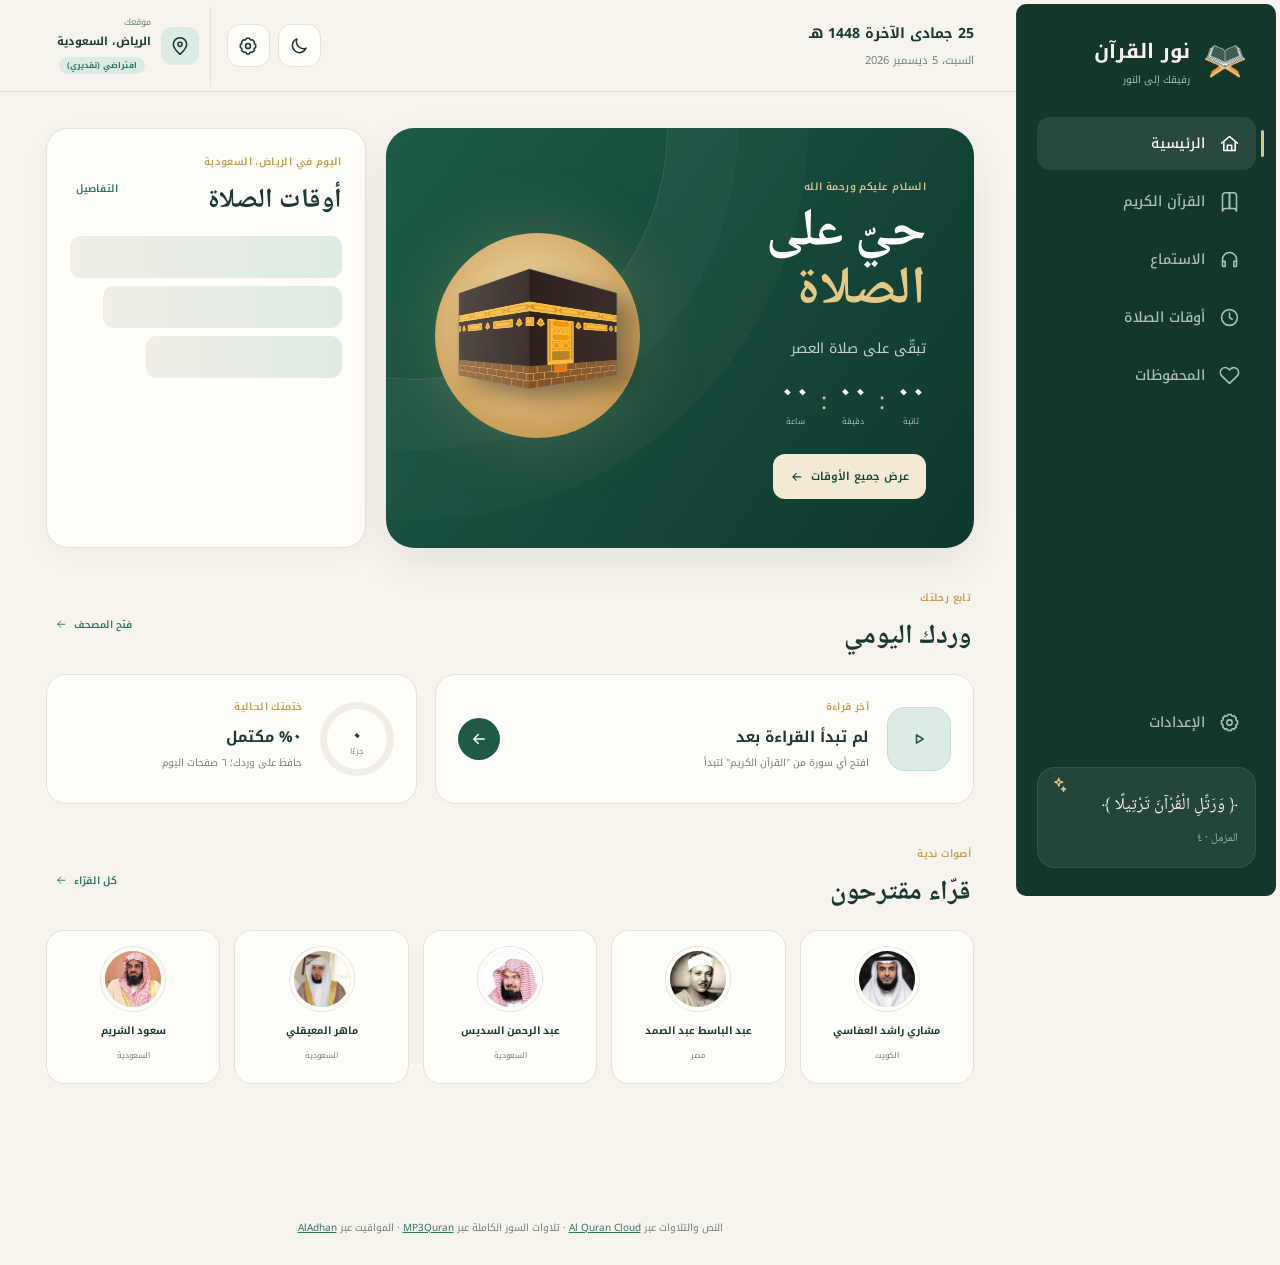
<file: index.html>
<!doctype html>
<html lang="ar" dir="rtl">
  <head>
    <meta charset="utf-8" />
    <meta name="viewport" content="width=device-width, initial-scale=1" />
    <!-- <meta name="theme-color" content="#14372c" /> -->
    <meta name="apple-mobile-web-app-capable" content="yes" />
    <meta name="apple-mobile-web-app-status-bar-style" content="black-translucent" />
    <meta name="apple-mobile-web-app-title" content="نور القرآن" />
    <title>نور القرآن</title>
    <meta name="description" content="أوقات الصلاة، قراءة القرآن الكريم والاستماع إليه بصوت نخبة من القرّاء." />
    <link rel="manifest" href="manifest.webmanifest" />
    <link rel="icon" href="icons/logo.png" sizes="192x192" type="image/png" />
    <link rel="icon" href="icons/logo.png" sizes="512x512" type="image/png" />
    <link rel="apple-touch-icon" href="icons/apple-touch-icon.png" />
    <link rel="preconnect" href="https://fonts.googleapis.com">
    <link rel="preconnect" href="https://fonts.gstatic.com" crossorigin>
    <link href="https://fonts.googleapis.com/css2?family=Noto+Kufi+Arabic:wght@400;500;600;700&family=Noto+Naskh+Arabic:wght@500;600;700&family=Noto+Sans:wght@400;500;600;700&display=swap" rel="stylesheet">
    <link rel="stylesheet" href="styles.css?v=41" />
    <script src="i18n.js?v=2"></script>
  </head>
  <body>
    <div class="app-shell">
      <aside class="sidebar" id="appSidebar" data-i18n-aria="sidebar_aria" aria-label="التنقل الرئيسي">
        <a class="brand" href="#home" data-route="home" data-i18n-aria="brand_aria" aria-label="نور القرآن - الرئيسية">
          <span class="brand-mark" id="brandMark">
            <img src="icons/logo.png" alt="">
          </span>
          <span><b id="brandName">نور القرآن</b> <small data-i18n="brand_tagline">رفيقك إلى النور</small></span>
        </a>
        <nav class="side-nav">
          <button class="nav-item active" data-route="home"><span class="nav-icon" data-icon="home"></span> <span class="name" data-i18n="nav_home">الرئيسية</span></button>
          <button class="nav-item" data-route="quran"><span class="nav-icon" data-icon="book"></span> <span class="name" data-i18n="nav_quran">القرآن الكريم</span></button>
          <button class="nav-item" data-route="listen"><span class="nav-icon" data-icon="headphones"></span> <span class="name" data-i18n="nav_listen">الاستماع</span></button>
          <button class="nav-item" data-route="prayer"><span class="nav-icon" data-icon="clock"></span> <span class="name" data-i18n="nav_prayer">أوقات الصلاة</span></button>
          <button class="nav-item" data-route="favorites"><span class="nav-icon" data-icon="heart"></span> <span class="name" data-i18n="nav_favorites">المحفوظات</span></button>
        </nav>
        <div class="side-bottom">
          <button class="nav-item" data-route="settings"><span class="nav-icon" data-icon="settings"></span> <span class="name" data-i18n="nav_settings">الإعدادات</span></button>
          <div class="daily-card" lang="ar" dir="rtl">
            <span class="spark" data-icon="sparkle"></span>
            <p>﴿ وَرَتِّلِ الْقُرْآنَ تَرْتِيلًا ﴾</p>
            <small>المزمل · ٤</small>
          </div>
        </div>
      </aside>
      <main>
        <header class="topbar">
          <button class="menu-button" id="menuButton" data-icon="menu" data-i18n-aria="menu_aria" aria-label="فتح القائمة" aria-expanded="false" aria-controls="appSidebar"></button>
          <div class="top-date">
            <b id="hijriDate">١٧ ربيع الأول ١٤٤٨</b>
            <span id="gregorianDate">الأحد، ٣٠ أغسطس ٢٠٢٦</span>
          </div>
          <div class="top-actions">
            <button class="icon-button" id="themeQuick" data-icon="moon" data-i18n-aria="theme_aria" aria-label="تبديل المظهر"></button>
            <button class="icon-button" data-route="settings" data-icon="settings" data-i18n-aria="settings_aria" aria-label="الإعدادات"></button>
            <div class="location-pill" id="locationPill" role="button" tabindex="0">
              <span data-icon="pin"></span>
              <div>
                <small data-i18n="your_location">موقعك</small>
                <b>الرياض، السعودية</b><span class="location-source-badge" id="locationSourceBadge"></span>
              </div>
            </div>
          </div>
        </header>
        <section class="page active" id="homePage"></section>
        <section class="page" id="quranPage"></section>
        <section class="page" id="readerPage"></section>
        <section class="page" id="listenPage"></section>
        <section class="page" id="prayerPage"></section>
        <section class="page" id="favoritesPage"></section>
        <section class="page" id="settingsPage"></section>
      </main>
    </div>
    <div class="player" id="player" hidden>
      <div class="player-surah"><img src="icons/images/Mishari.jpg" alt="صورة القارئ مشاري راشد العفاسي" decoding="async"></div>
      <div class="track-info">
        <b id="trackTitle">سورة الرحمن</b>
        <span id="trackReciter">مشاري راشد العفاسي</span>
        <small id="playerStatus" class="player-status" role="status" aria-live="polite"></small>
      </div>
      <audio id="audio" preload="metadata"></audio>
      <div class="player-controls">
        <button id="prevTrack" data-icon="skipBack" aria-label="الآية السابقة"></button>
        <button id="playPause" class="main-play" data-icon="play" aria-label="تشغيل" aria-pressed="false"></button>
        <button id="nextTrack" data-icon="skipForward" aria-label="الآية التالية"></button>
        <button id="automatic" data-icon="autoplay" aria-label="تفعيل الانتقال التلقائي بين السور" aria-pressed="false"></button>
      </div>
      <div class="timeline">
        <span id="currentTime">٠:٠٠</span>
        <input id="seek" type="range" min="0" max="100" value="0">
        <span id="duration">—:—</span>
      </div>
      <label class="volume-control" aria-label="مستوى الصوت"><span data-icon="volume"></span><input id="volume" type="range" min="0" max="1" step="0.05" value="1"></label>
      <button class="close-player" id="closePlayer" data-icon="close" aria-label="إغلاق مشغّل التلاوة"></button>
    </div>
    <div class="mobile-backdrop" id="backdrop"></div>
    <div class="toast" id="toast" role="status" aria-live="polite"></div>
    <div class="modal-overlay" id="locationModal" hidden>
      <div class="modal-card">
        <div class="modal-head">
          <h2 data-i18n="choose_location">اختيار الموقع</h2>
          <button class="icon-button" id="closeLocationModal" data-icon="close" data-i18n-aria="close_aria" aria-label="إغلاق"></button>
        </div>
        <button class="outline-button" id="modalUseCurrentLocation" style="width:100%"><span data-i18n="use_my_location">استخدام موقعي</span></button>
        <label class="search">
          <span data-icon="search"></span>
          <input id="citySearchInput" type="search" data-i18n-placeholder="search_city_ph" placeholder="ابحث عن مدينة أو دولة...">
        </label>
        <div id="citySearchResults" class="city-results"></div>
      </div>
    </div>
    <div class="modal-overlay" id="aboutModal" hidden>
      <article class="modal-card about-card" role="dialog" aria-modal="true" aria-labelledby="aboutTitle">
        <div class="modal-head">
          <h2 id="aboutTitle">حول نور القرآن</h2>
          <button class="icon-button" id="closeAbout" data-icon="close" aria-label="إغلاق"></button>
        </div>
        <p>تطبيق للقراءة والاستماع وحفظ السور والآيات ومواضع القراءة، مع مواقيت الصلاة واتجاه القبلة.</p>
        <p>الإصدار ٢.٠</p>
        <p>مصادر البيانات: <a href="https://alquran.cloud" target="_blank" rel="noreferrer">Al Quran Cloud</a> و<a href="https://mp3quran.net" target="_blank" rel="noreferrer">MP3Quran</a> و<a href="https://aladhan.com" target="_blank" rel="noreferrer">AlAdhan</a>.</p>
      </article>
    </div>
    <div class="modal-overlay" id="ayahActionsModal" hidden>
      <article class="modal-card ayah-actions-card" role="dialog" aria-modal="true" aria-labelledby="ayahActionsTitle">
        <div class="modal-head">
          <h2 id="ayahActionsTitle" lang="ar" dir="rtl"></h2>
          <button class="icon-button" id="closeAyahActions" data-icon="close" aria-label="إغلاق"></button>
        </div>
        <div id="explanation" lang="ar" dir="rtl" aria-live="polite">نص تفسير الأيه...</div>
        <div class="ayah-context-actions">
          <button type="button" id="ListenToAverse">إستماع للآية</button>
          <button type="button" id="saveAyahAction">حفظ الآية</button>
          <button type="button" id="shareAyahAction">مشاركة الآية</button>
        </div>
      </article>
    </div>
    <footer class="source-credit">
      <span data-i18n="footer_credit_1">النص والتلاوات عبر</span>
      <a href="https://alquran.cloud" target="_blank" rel="noreferrer">Al Quran Cloud</a>
      <span id="fullRecitationsCredit">· تلاوات السور الكاملة عبر</span>
      <a href="https://mp3quran.net" target="_blank" rel="noreferrer">MP3Quran</a>
      <span data-i18n="footer_credit_2">· المواقيت عبر</span>
      <a href="https://aladhan.com" target="_blank" rel="noreferrer">AlAdhan</a>
    </footer>
    <script src="app.js?v=42"></script>
  </body>
</html>
</file>
<file: styles.css>
:root {
  --bg: #f7f4ed;
  --surface: #fffdf8;
  --surface-2: #f0eee6;
  --ink: #19382f;
  --muted: #73827c;
  --line: #e3e2d9;
  --green: #1e5a47;
  --green-2: #2e765e;
  --mint: #dcebe3;
  --gold: #c79b4d;
  --shadow: 0 16px 44px rgba(29,62,51,.09);
  --radius: 22px;
  --font-ui: "Noto Kufi Arabic",sans-serif;
  --font-quran: "Noto Naskh Arabic",serif;
}
* {
  box-sizing: border-box;
}
html {
  scroll-behavior: smooth;
}
body {
  margin: 0;
  -webkit-tap-highlight-color: transparent;
  background: var(--bg);
  color: var(--ink);
  font-family: var(--font-ui);
  font-size: 14px;
}
:focus-visible {
  outline-color: #e1c586 !important;
}
button,a,input,article {
  outline-color: #0000 !important;
}
img {
  transition: .2s !important;
}
.ui-icon {
  width: 1.25em;
  height: 1.25em;
  display: block;
  flex: 0 0 auto;
  fill: none;
  stroke: currentColor;
  stroke-width: 1.8;
  stroke-linecap: round;
  stroke-linejoin: round;
}
.has-icon {
  display: inline-flex;
  align-items: center;
  justify-content: center;
  gap: 7px;
}
.icon-button,.menu-button,.player-controls button,.close-player {
  align-items: center;
  justify-content: center;
}
.icon-button,.player-controls button,.close-player {
  display: inline-flex;
}
.icon-button .ui-icon,.menu-button .ui-icon,.player-controls .ui-icon,.close-player .ui-icon {
  width: 20px;
  height: 20px;
}

#closeLocationModal:active, .outline-button:active, .icon-button:active, .back-button:active svg, .text-button:active {
  opacity: .7;
}

.app-shell {
  min-height: 100vh;
}
.sidebar {
  position: fixed;
  overflow: auto;
  z-index: 100;
  inset-block: 0;
  inset-inline: 0 auto;
  width: 260px;
  background: #14372c;
  color: #f6f2e7;
  padding: 28px 20px;
  display: flex;
  flex-direction: column;
  border-inline-end: 1px solid rgba(255,255,255,.08);
  margin: 4px;
  margin-left: 0;
  border-radius: 10px;
}
[dir="ltr"] .sidebar {
  margin-left: 4px;
  margin-right: 0 !important;
  border-radius: 10px;
}
.brand {
  display: flex;
  gap: 12px;
  align-items: center;
  color: inherit;
  text-decoration: none;
  padding: 0 8px 28px;
}
.brand-mark {
  display: grid;
  place-items: center;
  width: 46px;
  height: 46px;
  border-radius: 15px;
  background: #e9d4a800;
  color: #14372c;
  font-family: var(--font-quran);
  font-size: 28px;
  font-weight: 700;
  /* box-shadow: inset 0 0 0 5px rgba(255,255,255,.25); */
}
.brand-mark img {
  height: 40px;
}
.brand b {
  display: block;
  font-size: 20px;
}
.brand small {
  display: block;
  color: #a9c0b7;
  font-size: 10px;
  /* margin-top: 2px; */
}
.side-nav {
  display: grid;
  gap: 5px;
}
.nav-item {
  border: 0;
  width: 100%;
  background: transparent;
  color: #acc0b9;
  border-radius: 13px;
  padding: 13px 16px;
  display: flex;
  align-items: center;
  gap: 13px;
  font: 500 13px var(--font-ui);
  cursor: pointer;
  text-align: start;
  transition: .2s;
}
.nav-item .nav-icon {
  font-size: 19px;
  width: 22px;
  text-align: center;
}
.nav-item .nav-icon .ui-icon { width: 21px; height: 21px; margin: auto; }
.nav-item .name { width: auto; font-size: inherit; text-align: start; }
.nav-item:hover,.nav-item.active {
  background: rgba(255,255,255,.09);
  color: white;
}
.nav-item.active {
  box-shadow: inset -3px 0 #e1c586;
}
.side-bottom {
  margin-top: auto;
}
.daily-card {
  position: relative;
  overflow: hidden;
  margin-top: 18px;
  padding: 17px;
  background: rgba(255,255,255,.07);
  border: 1px solid rgba(255,255,255,.08);
  border-radius: 18px;
}
.daily-card .spark {
  position: absolute;
  left: 12px;
  top: 8px;
  color: #e1c586;
}
.daily-card p {
  font-family: var(--font-quran);
  font-size: 17px;
  margin: 6px 0;
}
.daily-card small {
  color: #9db6ad;
}
main {
  margin-inline-start: 260px;
  min-height: 100vh;
}
.topbar {
  height: 92px;
  display: flex;
  align-items: center;
  justify-content: space-between;
  padding: 0 4.5%;
  border-bottom: 1px solid var(--line);
  background: color-mix(in srgb,var(--bg) 88%,transparent);
  backdrop-filter: blur(14px);
  position: sticky;
  top: 0;
  z-index: 30;
}
.top-date b,.top-date span {
  display: block;
}
.top-date span {
  font-size: 11px;
  color: var(--muted);
  margin-top: 3px;
}
.top-actions {
  display: flex;
  align-items: center;
  gap: 8px;
}
.icon-button {
  width: 43px;
  height: 43px;
  border: 1px solid var(--line);
  background: var(--surface);
  border-radius: 13px;
  color: var(--ink);
  font-size: 18px;
  cursor: pointer;
}
.location-pill {
  display: flex;
  align-items: center;
  gap: 10px;
  margin-inline-start: 8px;
  padding: 7px 11px;
  border-inline-start: 1px solid var(--line);
}
.location-pill>span {
  display: grid;
  place-items: center;
  width: 38px;
  height: 38px;
  border-radius: 12px;
  background: var(--mint);
}
.location-pill small,.location-pill b {
  display: block;
}
.location-pill small {
  color: var(--muted);
  font-size: 9px;
}
.location-pill b {
  font-size: 11px;
}
.menu-button {
  display: none;
}
#menuButton svg {
  width: 24px !important;
  height: 24px !important;
}

.page {
  display: none;
  padding: 36px 4.5% 120px;
  max-width: 1500px;
  margin: auto;
  animation: pageIn .35s ease;
}
.page.active {
  display: block;
}
@keyframes pageIn {
  from {
    opacity: 0;
    transform: translateY(8px);
  }
  to {
    opacity: 1;
    transform: none;
  }
}
.home-grid {
  display: grid;
  grid-template-columns: minmax(0,1.7fr) minmax(320px,.8fr);
  gap: 20px;
}
.hero-card {
  position: relative;
  overflow: hidden;
  min-height: 420px;
  border-radius: 28px;
  background: linear-gradient(125deg,#1d5b48,#0f382e);
  color: white;
  padding: 48px;
  display: flex;
  align-items: center;
  box-shadow: var(--shadow);
}
.hero-card:before {
  content: "";
  position: absolute;
  width: 500px;
  height: 500px;
  left: -220px;
  top: -250px;
  border: 1px solid rgba(255,255,255,.12);
  border-radius: 50%;
  box-shadow: 0 0 0 70px rgba(255,255,255,.025),0 0 0 140px rgba(255,255,255,.018);
}
.hero-copy {
  position: relative;
  z-index: 2;
}
.eyebrow {
  display: block;
  color: var(--gold);
  font-size: 10px;
  font-weight: 600;
  letter-spacing: .04em;
  margin-bottom: 7px;
}
.hero-card .eyebrow {
  color: #d8c397;
}
.hero-card h1 {
  font-family: var(--font-quran);
  font-size: 53px;
  line-height: 1.1;
  margin: 9px 0 14px;
}
.hero-card h1 em {
  color: #e4c886;
  font-style: normal;
}
.hero-card p {
  color: #c4d5cf;
  margin: 0 0 18px;
}
.countdown {
  direction: ltr;
  display: flex;
  align-items: flex-start;
  gap: 11px;
  margin-bottom: 25px;
}
[dir="rtl"] .countdown {
  justify-content: right;
}
[dir="ltr"] h1, [dir="ltr"] h2 {
  font-family: inherit !important;
}
.countdown span {
  font-size: 26px;
  font-weight: 600;
  display: grid;
  text-align: center;
  line-height: 1;
}
.countdown small {
  font: 400 8px var(--font-ui);
  color: #a9c4bb;
  margin-top: 8px;
}
.countdown i {
  font-style: normal;
  color: #d9c18b;
  font-size: 23px;
}
.soft-button,.primary-button {
  border: 0;
  border-radius: 12px;
  padding: 12px 17px;
  background: #f4ead4;
  color: #164335;
  font: 600 11px var(--font-ui);
  cursor: pointer;
}
.hero-ornament {
  position: absolute;
  left: 0;
  bottom: 0;
  width: 52%;
  height: 100%;
}
.sun-disc {
  position: absolute;
  width: 205px;
  height: 205px;
  border-radius: 50%;
  background: radial-gradient(circle at 45% 40%,#f4ddb0,#b98636);
  left: 16%;
  top: 25%;
  box-shadow: 0 0 70px rgba(218,183,107,.23);
}
.mosque-line {
  position: absolute;
  user-select: none;
  padding-bottom: 8px;
  top: 0;
  bottom: 0;
  left: 16%;
  font-size: 280px;
  color: #0b2d25;
  transform: scaleX(1.35);
  opacity: .95;
  display: flex;
  align-items: center;
  justify-content: center;
  width: 205px;
}
.mosque-line::after {
  position: absolute;
  z-index: 5;
  content: '';
  width: 100%;
  height: 100%;
  left: 0;
  top: 0;
}
.mosque-line img {
    max-height: 130px !important;
    margin-bottom: 10px;
    filter: drop-shadow(10px 10px 10px #00000063);
}
.prayer-card,.settings-card,.week-prayers {
  background: var(--surface);
  border: 1px solid var(--line);
  border-radius: var(--radius);
  padding: 23px;
  box-shadow: 0 8px 30px rgba(30,60,50,.04);
}
.section-head {
  display: flex;
  justify-content: space-between;
  align-items: center;
  margin-bottom: 12px;
}
.section-head h2,.page-title h1 {
  font-family: var(--font-quran);
  font-size: 27px;
  margin: 0;
}
.text-button {
  border: 0;
  background: none;
  color: var(--green-2);
  font: 600 10px var(--font-ui);
  cursor: pointer;
}
[dir="rtl"] .text-button, [dir="rtl"] .has-icon {
  direction: ltr;
}

[dir="ltr"] .text-button, [dir="ltr"] .has-icon {
  direction: rtl;
}

.prayer-row {
  height: 52px;
  display: flex;
  justify-content: space-between;
  align-items: center;
  border-top: 1px solid var(--line);
  padding: 0 8px;
}
.prayer-row:first-of-type {
  border-top: 0;
}
.prayer-row div {
  display: flex;
  align-items: center;
  gap: 10px;
}
.prayer-icon {
  width: 29px;
  color: var(--green-2);
  font-size: 18px;
  text-align: center;
}
.prayer-icon .ui-icon { width: 20px; height: 20px; margin: auto; }
.prayer-icon.sunrise {
  color: var(--gold);
}
.prayer-row b {
  font-size: 12px;
}
.prayer-row time {
  direction: ltr;
  font-weight: 600;
}
.prayer-row.current {
  position: relative;
  background: var(--mint);
  border: 0;
  border-radius: 12px;
  color: var(--green);
  box-shadow: 0 1px 0 7px var(--surface);
}
.prayer-row.current svg {
  /* stroke: rgb(228 203 141); */
}
.prayer-row.current small {
  font-size: 8px;
  background: var(--green);
  color: white;
  padding: 3px 7px;
  border-radius: 20px;
}
.wide {
  margin: 40px 3px 14px;
}
.reading-grid {
  display: grid;
  grid-template-columns: 1.45fr 1fr;
  gap: 18px;
}
.continue-card,.khatma-card {
  background: var(--surface);
  border: 1px solid var(--line);
  border-radius: 20px;
  padding: 22px;
  display: flex;
  align-items: center;
  gap: 18px;
}
.surah-medallion,.player-surah {
  width: 64px;
  height: 64px;
  flex: 0 0 auto;
  display: grid;
  place-items: center;
  border-radius: 18px;
  background: var(--mint);
  font: 700 25px var(--font-quran);
  color: var(--green);
  border: 1px solid #c7ddd1;
}
.continue-card h3,.khatma-card h3 {
  margin: 2px 0;
  font-size: 15px;
}
.continue-card p,.khatma-card p {
  margin: 2px 0 9px;
  color: var(--muted);
  font-size: 10px;
}
.continue-card>div:nth-child(2) {
  flex: 1;
}
.progress {
  height: 4px;
  border-radius: 4px;
  background: var(--surface-2);
  overflow: hidden;
}
.progress i {
  display: block;
  height: 100%;
  background: var(--gold);
}
.round-play {
  width: 42px;
  height: 42px;
  border: 0;
  border-radius: 50%;
  background: var(--green);
  color: white;
  cursor: pointer;
}
.ring {
  width: 74px;
  height: 74px;
  display: grid;
  place-items: center;
  border-radius: 50%;
  background: conic-gradient(var(--gold) 39%,var(--surface-2) 0);
  position: relative;
}
.ring:after {
  content: "";
  position: absolute;
  inset: 7px;
  border-radius: 50%;
  background: var(--surface);
}
.ring strong,.ring small {
  z-index: 1;
  position: absolute;
}
.ring strong {
  font-size: 18px;
  top: 17px;
}
.ring small {
  font-size: 8px;
  bottom: 17px;
  color: var(--muted);
}
.reciters-strip {
  display: grid;
  grid-template-columns: repeat(5,1fr);
  gap: 14px;
}
.mini-reciter {
  background: var(--surface);
  border: 1px solid var(--line);
  border-radius: 18px;
  padding: 16px;
  text-align: center;
  cursor: pointer;
  transition: .2s;
}
.mini-reciter:hover,.reciter-card:hover {
  transform: translateY(-3px);
  box-shadow: var(--shadow);
}
.avatar {
  user-select: none;
  width: 64px;
  height: 64px;
  margin: auto auto 10px;
  border-radius: 50%;
  display: grid;
  place-items: center;
  background: linear-gradient(145deg,#dcece2,#bdcfbf);
  color: var(--green);
  font: 700 22px var(--font-quran);
  border: 4px solid var(--surface);
  box-shadow: 0 0 0 1px var(--line);
  overflow: hidden;
}
.avatar img {
  display: block;
  width: 100%;
  height: 100%;
  /* border-radius: inherit; */
  object-fit: cover;
  object-position: center top;
}
.mini-reciter b {
  display: block;
  font-size: 10px;
}
.mini-reciter small {
  color: var(--muted);
  font-size: 8px;
}
.page-title {
  display: flex;
  justify-content: space-between;
  align-items: flex-end;
  margin: 8px 0 30px;
}
.page-title h1 {
  font-size: 38px;
}
.page-title p {
  color: var(--muted);
  margin: 7px 0 0;
}
.completion {
  width: 105px;
  height: 105px;
  display: grid;
  place-items: center;
  border-radius: 50%;
  background: conic-gradient(var(--gold) 0%,var(--surface-2) 0); /*39%*/
  position: relative;
}
.completion:after {
  content: "";
  position: absolute;
  inset: 8px;
  border-radius: 50%;
  background: var(--bg);
}
.completion b,.completion span {
  position: absolute;
  z-index: 1;
}
.completion b {
  top: 25px;
  font-size: 20px;
}
.completion span {
  bottom: 24px;
  font-size: 8px;
  color: var(--muted);
}
.toolbar {
  display: flex;
  align-items: center;
  justify-content: space-between;
  gap: 20px;
  margin-bottom: 20px;
}
.search {
  height: 40px;
  max-width: 460px;
  flex: 1 auto;
  background: var(--surface);
  border: 1px solid var(--line);
  border-radius: 25px;
  display: flex;
  align-items: center;
  gap: 10px;
  padding: 0 15px;
}
.search input {
  border: 0;
  outline: 0;
  background: transparent;
  color: var(--ink);
  font: 400 11px var(--font-ui);
  width: 100%;
}
.dark input::placeholder {
  color: rgba(255, 255, 255, 0.459);
}
.segmented {
  display: flex;
  padding: 4px;
  background: var(--surface-2);
  border-radius: 12px;
}
.segmented button {
  border: 0;
  background: transparent;
  color: var(--muted);
  padding: 9px 17px;
  border-radius: 9px;
  font: 500 10px var(--font-ui);
  cursor: pointer;
}
.segmented button.active {
  background: var(--surface);
  color: var(--ink);
  box-shadow: 0 2px 8px rgba(0,0,0,.06);
}
.surah-list {
  display: grid;
  grid-template-columns: repeat(3,1fr);
  gap: 11px;
}
.surah-item {
  display: flex;
  align-items: center;
  gap: 13px;
  text-align: start;
  padding: 14px;
  border: 1px solid var(--line);
  border-radius: 16px;
  background: var(--surface);
  color: var(--ink);
  cursor: pointer;
  font-family: var(--font-ui);
  transition: .2s;
}
.surah-item:hover {
  border-color: #a9c8b8;
  background: var(--mint);
}
.surah-number {
  width: 40px;
  height: 40px;
  display: grid;
  place-items: center;
  background: var(--surface-2);
  clip-path: polygon(50% 0,88% 22%,100% 62%,69% 100%,31% 100%,0 62%,12% 22%);
  font-size: 10px;
}
.surah-item div:nth-child(2) {
  flex: 1;
}
.surah-item b,.surah-item small {
  display: block;
}
.surah-item b {
  font: 700 17px var(--font-quran);
}
.surah-item small {
  font-size: 8px;
  color: var(--muted);
}
.surah-arabic {
  font: 600 17px var(--font-quran);
  color: var(--green-2);
  display: none;
}
.reader-top {
  display: flex;
  align-items: center;
  justify-content: space-between;
  text-align: center;
  margin-bottom: 22px;
}
.reader-top h1 {
  font: 700 30px var(--font-quran);
  margin: 2px;
}
.reader-top span {
  font-size: 9px;
  color: var(--muted);
}
.font-control {
  position: relative;
}
.font-menu {
  position: absolute;
  z-index: 20;
  inset-block-start: calc(100% + 8px);
  inset-inline-end: 0;
  min-width: 145px;
  padding: 7px;
  border: 1px solid var(--line);
  border-radius: 12px;
  background: var(--surface);
  box-shadow: var(--shadow);
}
.font-menu[hidden] { display: none; }
.font-menu button {
  width: 100%;
  border: 0;
  border-radius: 8px;
  padding: 9px 12px;
  background: transparent;
  color: var(--ink);
  font: 600 10px var(--font-ui);
  text-align: start;
  cursor: pointer;
}
.font-menu button:hover,.font-menu button.active { background: var(--mint); }
.back-button,.outline-button {
  border: 1px solid var(--line);
  background: var(--surface);
  color: var(--ink);
  padding: 11px 15px;
  border-radius: 12px;
  font: 500 10px var(--font-ui);
  cursor: pointer;
}
.dark .back-button, .dark .outline-button {
  background: #1d3f35;
}
.reader-top .icon-button, .reader-top .back-button {
  width: 43px;
  height: 43px;
}
.back-button span {
  display: none;
}
.back-button svg {
  width: 20px;
  height: 20px;
}

.mushaf {
  max-width: 900px;
  margin: auto;
  background: var(--surface);
  border: 1px solid var(--line);
  border-radius: 24px;
  padding: 45px 7%;
  box-shadow: var(--shadow);
  text-align: center;
}
.mushaf .bismillah {
  display: block !important;
}
.bismillah {
  font: 700 30px var(--font-quran);
  color: var(--green);
  border-bottom: 1px solid var(--line);
  padding-bottom: 26px;
  margin-bottom: 25px;
}
.ayah-text {
  font: 600 31px/2.2 var(--font-quran);
  color: #263c35;
}
.ayah-unit {
  position: relative;
  border-radius: 8px;
  cursor: context-menu;
}
.ayah-unit:focus-visible,.ayah-unit.context-active {
  background: color-mix(in srgb,var(--gold) 14%,transparent);
  outline: 2px solid color-mix(in srgb,var(--gold) 55%,transparent) !important;
  outline-offset: 4px;
}
.ayah-text .ayah-badge {
  display: inline-flex;
  justify-content: center;
  line-height: 0;
  align-items: center;
  font-family: system-ui;
  width: 32px;
  height: 32px;
  font-size: 14px;
  color: var(--green);
  border: 1px solid var(--gold);
  border-radius: 50%;
  vertical-align: middle;
  user-select: none;
  background: var(--surface);
}
.ayah-badge a {
  background-image: url(./icons/Qr.png);
  background-size: cover;
  position: absolute;
  padding: 20px;
}

.ayah-text .ayah-unit {
  display: inline;
  transition: background-color 0.4s;
}
.ayah-text .ayah-unit.saved-position {
    border-radius: 8px;
    padding: 2px 4px;
        /* background: 
    color-mix(in srgb, var(--gold) 14%, transparent); */
        /* outline: 2px solid 
    color-mix(in srgb, var(--gold) 55%, transparent) !important; */
    /* outline-offset: 4px; */
}
.ayah-text .ayah-unit.saved-position .ayah-badge {
  /* animation: move 1s ease-in-out infinite alternate; */
  color: white;
  background: var(--gold);
  transform: scale(1.1);
}

@keyframes move {
    from {
      transform: scale(1);
    }

    to {
      border-color: #ffdb66;
      transform: scale(1.2);
    }
}

.ayah-actions {
  display: flex;
  justify-content: center;
  gap: 8px;
  border-top: 1px solid var(--line);
  margin-top: 30px;
  padding-top: 22px;
  position: sticky;
  bottom: 22px;
  background: var(--surface);
  box-shadow: 0 30px 0px 0px var(--surface);
}
.ayah-actions button {
  border: 0;
  background: var(--surface-2);
  padding: 9px 13px;
  border-radius: 10px;
  color: var(--ink);
  font: 500 9px var(--font-ui);
  cursor: pointer;
}
.reciter-search {
  margin-bottom: 24px;
}
.reciters-grid {
  display: grid;
  grid-template-columns: repeat(5,1fr);
  gap: 15px;
}
.reciter-card {
  background: var(--surface);
  border: 1px solid var(--line);
  border-radius: 20px;
  padding: 22px 16px;
  text-align: center;
  transition: .2s;
  font-weight: 400;
  overflow: hidden;
  text-overflow: ellipsis;
  white-space: nowrap;
  width: 100%;
}
.reciter-card .avatar {
  user-select: none;
  width: 78px;
  height: 78px;
  font-size: 26px;
}
.reciter-card h3 {
  font-size: 12px;
  margin: 10px 0 4px;
  font-weight: 400;
  overflow: hidden;
  text-align: center;
  text-overflow: ellipsis;
  white-space: nowrap;
  width: 100%;
  max-width: 100%;
}
.reciter-card p {
  font-size: 8px;
  color: var(--muted);
  margin: 0 0 14px;
}
.reciter-card button {
  width: 100%;
  border: 0;
  background: var(--mint);
  color: var(--green);
  border-radius: 10px;
  padding: 9px;
  font: 600 9px var(--font-ui);
  cursor: pointer;
}
.reciter-card button svg {
  width: 2.10em;
  height: 2.10em;
}
[dir="rtl"] .reciter-card button {
  direction: rtl;
}
[dir="ltr"] .reciter-card button {
  direction: ltr;
}

.prayer-hero {
  background: linear-gradient(120deg,#163f33,#23664f);
  color: white;
  border-radius: 26px;
  padding: 30px 40px;
  display: flex;
  align-items: center;
  justify-content: space-between;
  margin-bottom: 18px;
  box-shadow: var(--shadow);
}
.prayer-hero span,.prayer-hero small {
  color: #bad0c8;
  font-size: 10px;
}
.prayer-hero h2 {
  font: 700 36px var(--font-quran);
  margin: 4px 0;
}
.prayer-hero p {
  margin: 0;
  font-size: 11px;
}
.adhan-time {
  text-align: end;
}
.adhan-time strong {
  font-size: 39px;
  display: block;
  line-height: 1.2;
  direction: ltr;
}
.week-head {
  display: flex;
  justify-content: space-between;
  align-items: center;
  margin-bottom: 18px;
}
.week-head h3 {
  font-size: 13px;
}
.week-head button {
  border: 0;
  background: var(--surface-2);
  width: 32px;
  height: 32px;
  border-radius: 9px;
  direction: ltr !important;
}
.prayer-tiles {
  display: grid;
  grid-template-columns: repeat(6,1fr);
  gap: 10px;
  min-height: 142px;
}
.prayer-tiles article {
  padding: 20px 8px;
  text-align: center;
  border: 1px solid var(--line);
  border-radius: 15px;
}
.prayer-tiles article svg {
  display: inline !important;
}
.prayer-tiles article>span,.prayer-tiles b,.prayer-tiles time {
  display: block;
}
.prayer-tiles article>span {
  font-size: 22px;
  color: var(--green-2);
  margin-bottom: 7px;
}
.prayer-tiles .sun>span {
  color: var(--gold);
}
.prayer-tiles b {
  font-size: 10px;
}
.prayer-tiles time {
  font-size: 13px;
  margin-top: 7px;
  direction: ltr;
}
.prayer-tiles article.active {
  background: var(--green);
  color: white;
  border-color: var(--green);
}
.prayer-tiles article.active>span {
  color: #e4c886;
}
.info-grid {
  display: grid;
  grid-template-columns: repeat(3,1fr);
  gap: 14px;
  margin-top: 18px;
}
.info-grid article {
  display: flex;
  align-items: center;
  gap: 12px;
  background: var(--surface);
  border: 1px solid var(--line);
  border-radius: 16px;
  padding: 17px;
}
.info-grid>article>span {
  user-select: none;
  display: grid;
  justify-content: center;
  align-items: center;
  width: 41px;
  height: 41px;
  border-radius: 12px;
  background: var(--mint);
}
.info-grid small,.info-grid b {
  display: block;
}
.info-grid small {
  color: var(--muted);
  font-size: 8px;
}
.info-grid b {
  font-size: 10px;
}
.empty-state {
  max-width: 520px;
  margin: 80px auto;
  text-align: center;
}
.empty-state>div {
  font-size: 44px;
  color: var(--gold);
}
.empty-state h2 {
  font: 700 25px var(--font-quran);
  margin: 10px;
}
.empty-state p {
  color: var(--muted);
}
.primary-button {
  background: var(--green);
  color: white;
  margin-top: 10px;
}
.settings-layout {
  display: grid;
  grid-template-columns: 1fr 1fr;
  gap: 18px;
}
.settings-title {
  display: flex;
  align-items: center;
  gap: 12px;
  margin-bottom: 20px;
}
.settings-title>span {
  width: 43px;
  height: 43px;
  display: grid;
  place-items: center;
  border-radius: 13px;
  background: var(--mint);
  color: var(--green);
  font-size: 18px;
}
.settings-title>span .ui-icon { width: 21px; height: 21px; }
.settings-title h2 {
  font-size: 14px;
  margin: 0;
}
.dark .settings-title>span svg {
  color: white;
}

.settings-title p {
  font-size: 9px;
  color: var(--muted);
  margin: 3px 0;
}
.theme-options {
  display: grid;
  grid-template-columns: repeat(3,1fr);
  gap: 10px;
}
.theme-options button {
  transition: .20s;
  background: transparent;
  border: 1px solid var(--line);
  border-radius: 12px;
  padding: 7px;
  color: var(--ink);
  font: 500 9px var(--font-ui);
  cursor: pointer;
}
.theme-options button.selected {
  border-color: var(--green);
  box-shadow: 0 0 0 2px color-mix(in srgb,var(--green) 15%,transparent);
}
.preview {
  display: block;
  height: 65px;
  border-radius: 8px;
  margin-bottom: 6px;
  border: 1px solid var(--line);
  position: relative;
  overflow: hidden;
}
.preview:before {
  content: "";
  position: absolute;
  inset-inline-start: 7px;
  top: 7px;
  width: 20%;
  height: 80%;
  border-radius: 3px;
}
.preview:after {
  content: "";
  position: absolute;
  inset-inline-end: 7px;
  top: 7px;
  width: 62%;
  height: 15%;
  border-radius: 3px;
  box-shadow: 0 15px 0,0 30px 0;
}
.light-preview {
  background: #f7f4ed;
  color: #e5e2d9;
}
.light-preview:before {
  background: #164033;
}
.dark-preview {
  background: #102a23;
  color: #28463e;
}
.dark-preview:before {
  background: #d2b873;
}
.system-preview {
  background: linear-gradient(90deg,#102a23 50%,#f7f4ed 50%);
  color: #777;
}
.system-preview:before {
  background: #2d745d;
}
.select-label {
  display: grid;
  gap: 7px;
  font-size: 9px;
  color: var(--muted);
}
select {
  width: 100%;
  border: 1px solid var(--line);
  background: var(--surface-2);
  color: var(--ink);
  border-radius: 11px;
  padding: 11px;
  font: 500 10px var(--font-ui);
}
.toggle-row,.setting-link {
  display: flex;
  justify-content: space-between;
  align-items: center;
  padding: 13px 0;
  border-top: 1px solid var(--line);
}
.toggle-row b,.toggle-row small,.setting-link b,.setting-link small {
  display: block;
}
.toggle-row b,.setting-link b {
  font-size: 10px;
}
.toggle-row small,.setting-link small {
  font-size: 8px;
  color: var(--muted);
  margin-top: 3px;
}
.toggle-row input {
  appearance: none;
  width: 42px;
  height: 23px;
  border-radius: 20px;
  background: #cfd6d2;
  position: relative;
  cursor: pointer;
}
.toggle-row input:after {
  content: "";
  position: absolute;
  width: 17px;
  height: 17px;
  border-radius: 50%;
  background: white;
  top: 3px;
  inset-inline-start: 3px;
  transition: .2s;
}
.toggle-row input:checked {
  background: var(--green);
}
.toggle-row input:checked:after {
  inset-inline-start: 22px;
}
.setting-link {
  width: 100%;
  border-width: 1px 0 0;
  border-style: solid;
  border-color: var(--line);
  background: none;
  color: var(--ink);
  font-family: var(--font-ui);
  text-align: start;
  cursor: pointer;
}
.setting-link i {
  font-size: 20px;
  color: var(--muted);
}
.player {
  position: fixed;
  overflow: hidden;
  z-index: 50;
  bottom: 18px;
  inset-inline-end: 24px;
  inset-inline-start: 284px;
  min-height: 78px;
  /* background: #102f27; */
  background: linear-gradient(125deg, #1d5b48, #0f382e);
  color: white;
  border: 1px solid rgba(255, 255, 255, .12);
  border-radius: 20px;
  display: flex;
  align-items: center;
  gap: 14px;
  padding: 10px 22px;
  padding-bottom: 34px;
  box-shadow: 0 20px 55px rgba(8, 32, 25, .35);
}
.player:before {
  content: "";
  position: absolute;
  z-index: -1;
  width: 400px;
  height: 400px;
  left: -220px;
  top: -250px;
  border: 1px solid rgba(255, 255, 255, .12);
  border-radius: 50%;
  box-shadow: 0 0 0 70px rgba(255, 255, 255, .025), 0 0 0 140px rgba(255, 255, 255, .018);
}

.player[hidden] {
  display: none;
}
.player-surah {
  overflow: hidden;
  width: 53px;
  height: 53px;
  border-radius: 13px;
  background: #d9c28c;
  color: #16372d;
}
.player-surah img {
  display: block;
  width: 100%;
  height: 100%;
  object-fit: cover;
  object-position: center;
}
.track-info {
  width: auto;
  flex: 1;
}
.track-info b,.track-info span {
  display: block;
}
.track-info b {
  font-size: 11px;
}
.track-info span {
  font-size: 8px;
  color: #a9beb7;
  margin-top: 3px;
}
.player-status {
  display: block;
  min-height: 1.2em;
  margin-top: 3px;
  color: #e1c586;
  font-size: 8px;
}
.player.is-loading .main-play {
  cursor: progress;
  opacity: .72;
}
.volume-control {
  direction: ltr;
  display: flex;
  align-items: center;
  gap: 5px;
  font-size: 12px;
}
.volume-control input {
  width: 72px;
  accent-color: #d9c28c;
}
.player-controls {
  display: flex;
  align-items: center;
  gap: 8px;
  direction: ltr !important;
}
.player-controls button,.close-player {
  border: 0;
  background: transparent;
  color: white;
  font-size: 15px;
  cursor: pointer;
}
.player-controls .main-play {
  width: 42px;
  height: 42px;
  border-radius: 50%;
  background: white;
  color: #14372c;
}
.player-controls .main-play svg {
  width: 26px;
  height: 26px;
}
#automatic.active .ui-icon {
  stroke: #d9c592;
}
#automatic.active {
  /* background: rgba(217,197,146,.12); */
  border-radius: 50%;
}
.volume-control .ui-icon { width: 18px; height: 18px; }
.timeline {
  direction: ltr;
  display: flex;
  align-items: center;
  gap: 8px;
  flex: 1;
  position: absolute;
  bottom: 4px;
  left: 16px;
  right: 16px;
}
.timeline span {
  color: #aac0b8;
  font-size: 12px;
}
.timeline input {
  width: 100%;
  accent-color: #d9c28c;
}
.close-player {
  font-size: 25px;
}
.mobile-backdrop {
  display: block;
  position: fixed;
  inset: 0;
  z-index: 70;
  background: rgba(0,0,0,.4);
  backdrop-filter: blur(4px);
  opacity: 0;
  visibility: hidden;
  pointer-events: none;
  transition: opacity .2s, visibility 0s linear .2s;
}
body.dark {
  --bg: #0b201a;
  --surface: #102b23;
  --surface-2: #17382f;
  --ink: #f0eee7;
  --muted: #91aaa1;
  --line: #26463c;
  --mint: #1c493b;
  --green: #58a988;
  --green-2: #75c3a3;
  --shadow: 0 16px 44px rgba(0,0,0,.22);
}
body.dark .sidebar {
  background: #071813;
}
body.dark .soft-button {
  background: #d6c28f;
}
body.dark .prayer-row.current {
  color: #dff5ea;
}
body.dark .player {
  background: #061a14;
}
.dark .week-head button svg {
  color: white;
}
.dark .prayer-tiles article.active {
  background: #065745;
  border-color: #065745;
}
.dark .modal-overlay, .dark .custom-select-layer.touch {
  background: rgb(0 0 0 / 53%);
}


@media(max-width:1100px) {
  .mosque-line {
    padding-top: 10px;
  }
  .sidebar {
    width: 225px;
  }
  main {
    margin-inline-start: 225px;
  }
  .home-grid {
    grid-template-columns: 1fr;
  }
  .hero-card {
    min-height: 360px;
  }
  .prayer-card {
    display: grid;
    grid-template-columns: repeat(2,1fr);
    column-gap: 16px;
  }
  .prayer-card .section-head {
    grid-column: 1/-1;
  }
  .reciters-grid {
    grid-template-columns: repeat(3,1fr);
  }
  .surah-list {
    grid-template-columns: repeat(2,1fr);
  }
  .reciters-strip {
    grid-template-columns: repeat(3,1fr);
  }
  .mini-reciter:nth-child(n+4) {
    display: none;
  }
  .player {
    inset-inline-start: 249px;
  }
}
@media(max-width:760px) {
  .ayah-actions {
    justify-content: space-evenly !important;
  }
  .ayah-actions button {
    padding: 9px 22px !important;
  }
  .ayah-context-actions {
    display: flex !important;
  }
  .ayah-actions button span, .ayah-context-actions button span {
    display: none !important;
  }
  .ayah-actions button svg, .ayah-context-actions button svg {
    width: 20px;
    height: 20px;
  }
  .sidebar {
    transform: translateX(105%);
    transition: .25s;
    width: 270px;
    /* margin: 0 !important; */
  }
  .sidebar.open {
    transform: none;
    box-shadow: -9px 0px 78px #00000047;
  }
  .mobile-backdrop.show {
    opacity: 1;
    visibility: visible;
    pointer-events: auto;
    transition-delay: 0s;
  }
  main {
    margin: 0;
  }
  .topbar {
    height: 74px;
    padding: 0 18px;
  }
  .menu-button {
    display: block;
    border: 0;
    background: none;
    color: var(--ink);
    font-size: 21px;
  }
  .top-date span {
    display: none;
  }
  .top-actions .icon-button:nth-child(2),.location-pill {
    display: none;
  }
  .page {
    padding: 25px 16px 115px;
  }
  .home-grid,.reading-grid,.settings-layout {
    grid-template-columns: 1fr;
  }
  .hero-card {
    min-height: 340px;
    padding: 30px 25px;
  }
  .hero-card h1 {
    font-size: 42px;
  }
  .hero-ornament {
    opacity: .55;
    width: 60%;
  }
  .prayer-card {
    display: block;
  }
  .page-title {
    align-items: flex-start;
  }
  .page-title h1 {
    font-size: 32px;
  }
  .page-title p {
    font-size: 11px;
  }
  .completion {
    width: 78px;
    height: 78px;
  }
  .completion b {
    top: 16px;
  }
  .completion span {
    bottom: 17px;
  }
  .toolbar {
    align-items: stretch;
    flex-direction: column;
  }
  .search {
    max-width: none;
    width: 100%;
  }
  .surah-list {
    grid-template-columns: 1fr;
  }
  .reciters-grid {
    grid-template-columns: repeat(2,1fr);
  }
  .prayer-tiles {
    grid-template-columns: repeat(3,1fr);
  }
  .info-grid {
    grid-template-columns: 1fr;
  }
  .mushaf {
    padding: 30px 20px;
  }
  .ayah-text {
    font-size: 25px;
  }
  .bismillah {
    font-size: 25px;
  }
  .reader-top {
    gap: 8px;
  }
  .reader-top .back-button {
    font-size: 0;
  }
  .reader-top .back-button:first-letter {
    font-size: 18px;
  }
  .player {
    left: 10px;
    right: 10px;
    bottom: 16px;
    gap: 8px;
    padding: 12px 14px;
    padding-bottom: 30px;
  }
  .player .volume-control {
    display: none !important;
  }
  .track-info {
    width: auto;
    flex: 1;
  }
  .timeline {
    position: absolute;
    bottom: 4px;
    left: 16px;
    right: 16px;
  }
  .timeline span {
    /* display: none; */
    font-size: 12px;
  }
  .player-surah {
    display: none;
    width: 44px;
    height: 44px;
    border-radius: 11px;
  }
  .reciters-strip {
    grid-template-columns: repeat(3,1fr);
  }
  .mini-reciter {
    padding: 12px 7px;
  }
  .avatar {
    width: 54px;
    height: 54px;
  }
  .theme-options {
    gap: 6px;
  }
  .adhan-time strong {
    font-size: 30px;
  }
}
@media(max-width:430px) {
  .hero-ornament {
    display: none;
  }
  .hero-card {
    min-height: 330px;
  }
  .home-grid {
    gap: 14px;
  }
  .reciters-grid {
    grid-template-columns: 1fr 1fr;
  }
  .prayer-hero {
    padding: 25px 22px;
  }
  .week-prayers {
    padding: 16px;
  }
  .prayer-tiles {
    gap: 6px;
    min-height: 130px;
  }
  .prayer-tiles article {
    padding: 14px 4px;
  }
  .ayah-actions {
    flex-wrap: wrap;
  }
  .top-date b {
    font-size: 11px;
  }
}
/* Functional application states */
.prayer-list {
  display: block;
}
.skeleton-line {
  height: 42px;
  margin: 8px 0;
  border-radius: 11px;
  background: linear-gradient(90deg,var(--surface-2),var(--mint),var(--surface-2));
  background-size: 220% 100%;
  animation: shimmer 1.4s infinite;
}
.skeleton-line:nth-child(2) {
  width: 88%;
}
.skeleton-line:nth-child(3) {
  width: 72%;
}
@keyframes shimmer {
  to {
    background-position: -220% 0;
  }
}
.listen-toolbar {
  display: flex;
  gap: 14px;
  align-items: flex-end;
  margin-bottom: 24px;
}
.listen-toolbar .reciter-search {
  margin: 0;
}
.surah-picker {
  min-width: 240px;
  display: grid;
  gap: 6px;
  color: var(--muted);
  font-size: 9px;
}
.surah-picker select {
  height: 48px;
  background: var(--surface);
}
.ayah-row.current-reading {
  background: color-mix(in srgb,var(--mint) 65%,transparent);
  border-radius: 14px;
}
.reader-loading {
  min-height: 150px;
  display: grid;
  place-items: center;
  align-content: center;
  gap: 12px;
  color: var(--muted);
  font: 500 11px var(--font-ui);
}
.reader-loading i {
  display: block;
  width: 34px;
  height: 34px;
  border: 3px solid var(--line);
  border-top-color: var(--green);
  border-radius: 50%;
  animation: spin .8s linear infinite;
}
@keyframes spin {
  to {
    transform: rotate(360deg);
  }
}
.ayah-text {
  font-size: var(--reader-size,31px);
  line-height: 1.9;
  text-align: center !important;
}
.ayah-row {
  position: relative;
  padding: 28px 62px 28px 8px;
  border-bottom: 1px solid var(--line);
  scroll-margin-top: 120px;
}
.ayah-row:last-child {
  border-bottom: 0;
}
.ayah-row>p {
  font: 600 var(--reader-size,31px)/2 var(--font-quran);
  margin: 0;
  color: #263c35;
}
.dark .ayah-row>p {
  color: #eff5f1;
}
.ayah-tools {
  position: absolute;
  right: 0;
  top: 34px;
  display: grid;
  gap: 7px;
  justify-items: center;
}
.ayah-tools>span {
  width: 36px;
  height: 36px;
  display: grid;
  place-items: center;
  border: 1px solid var(--gold);
  border-radius: 50%;
  font: 600 13px var(--font-ui);
  color: var(--green);
}
.ayah-tools button {
  width: 31px;
  height: 31px;
  border: 0;
  border-radius: 9px;
  background: var(--surface-2);
  color: var(--green);
  cursor: pointer;
  font-size: 11px;
}
.ayah-tools button.saved {
  color: #a75e4a;
}
.translation {
  display: block;
  margin-top: 8px;
  color: var(--muted);
  font: 400 13px/1.9 var(--font-ui);
}
.load-error {
  padding: 60px 15px;
  text-align: center;
  font: 400 12px var(--font-ui);
}
.load-error b {
  font-size: 16px;
}
.load-error p {
  color: var(--muted);
}
.load-error button {
  border: 0;
  background: var(--green);
  color: white;
  padding: 10px 18px;
  border-radius: 10px;
  font: 600 10px var(--font-ui);
  cursor: pointer;
}
.empty-inline {
  grid-column: 1/-1;
  padding: 50px;
  text-align: center;
  color: var(--muted);
}
.favorites-list {
  display: grid;
  gap: 11px;
  max-width: 850px;
}
.favorites-list article {
  display: flex;
  align-items: center;
  gap: 15px;
  background: var(--surface);
  border: 1px solid var(--line);
  border-radius: 16px;
  padding: 14px 18px;
}
.favorite-number {
  width: 42px;
  height: 42px;
  display: grid;
  place-items: center;
  border-radius: 50%;
  background: var(--mint);
  color: var(--green);
  font-weight: 700;
}
.favorites-list article>div {
  flex: 1;
}
.favorites-list h3 {
  margin: 3px 0;
  font: 700 17px var(--font-quran);
}
.favorites-list small {
  color: var(--muted);
  font-size: 9px;
}
.favorites-list button {
  border: 0;
  background: var(--mint);
  color: var(--green);
  border-radius: 9px;
  padding: 8px 13px;
  font: 600 9px var(--font-ui);
  cursor: pointer;
}
.favorites-list button.remove {
  background: var(--surface-2);
  color: var(--muted);
  font-size: 17px;
  padding: 5px 11px;
}
.saved-section { margin-bottom: 28px; }
.saved-section .section-head { margin-bottom: 12px; }
.saved-actions { display: flex; gap: 7px; flex-wrap: wrap; }
.about-card p { color: var(--muted); line-height: 1.9; }
.about-card a { color: var(--green); }
.ayah-actions-card { max-width: 520px; }
.ayah-actions-card h2 {
  max-width: calc(100% - 48px);
  margin: 0;
  overflow: hidden;
  color: var(--ink);
  font: 700 21px/1.8 var(--font-quran);
  text-overflow: ellipsis;
  white-space: nowrap;
}
.ayah-context-actions {
  display: grid;
  gap: 10px;
  margin-top: 18px;
  position: sticky;
  z-index: 2;
  bottom: 0;
  background-color: var(--surface);
  box-shadow: 0 0 5px 13px var(--surface), 0px 30px 0px var(--surface);
}
.ayah-context-actions button {
  width: 100%;
  border: 1px solid var(--line);
  border-radius: 12px;
  padding: 13px 16px;
  background: var(--surface-2);
  color: var(--green);
  font: 700 11px var(--font-ui);
  text-align: start;
  cursor: pointer;
}
.ayah-context-actions button.saved { color: #a75e4a; background: #f4e4df; }
.method-label {
  margin: 6px 0 14px;
}
.qibla-arrow {
  transition: transform .5s ease;
}
.qibla-arrow .ui-icon { width: 21px; height: 21px; }
.toast {
  position: fixed;
  z-index: 100;
  inset-inline-end: 30px;
  bottom: 112px;
  max-width: 360px;
  padding: 13px 18px;
  border-radius: 13px;
  background: #173f33;
  color: white;
  box-shadow: var(--shadow);
  font-size: 10px;
  opacity: 0;
  transform: translateY(12px);
  pointer-events: none;
  transition: .25s;
}
.toast.show {
  opacity: 1;
  transform: none;
}
.toast.error {
  background: #7a3f36;
}
.source-credit {
  margin-inline-start: 260px;
  padding: 14px 4.5% 28px;
  text-align: center;
  color: var(--muted);
  font-size: 10px;
}
.source-credit a {
  color: var(--green-2);
}
@media(max-width:1100px) {
  .prayer-card .prayer-list {
    grid-column: 1/-1;
  }
  .source-credit {
    margin-inline-start: 225px;
  }
}
@media(max-width:760px) {
  .listen-toolbar {
    align-items: stretch;
    flex-direction: column;
  }
  .surah-picker {
    min-width: 0;
  }
  .source-credit {
    margin-inline-start: 0;
    padding-bottom: 20px;
  }
  .toast {
    left: 14px;
    right: 14px;
    bottom: 103px;
    max-width: none;
    text-align: center;
  }
  .ayah-row {
    padding-right: 50px;
  }
  .ayah-row>p {
    line-height: 1.85;
  }
  .translation {
    font-size: 11px;
  }
}
/* Juz reader: surah heading inserted between grouped ayahs */
.juz-surah-heading {
  margin: 28px 0 12px;
  font-family: 'Noto Naskh Arabic',serif;
  font-size: 1.3rem;
  text-align: center;
  color: var(--ink,#14372c);
}
.juz-surah-heading:first-child {
  margin-top: 0;
}
/* أيقونة إضافة/إزالة من المفضلة داخل بطاقة السورة */
.fav-toggle {
  cursor: pointer;
  font-size: 18px;
  line-height: 1;
  padding: 4px;
  color: var(--muted,#8a9a91);
  user-select: none;
  transition: .2s;
  flex: 0 0 auto;
}
.fav-toggle:hover {
  color: #c0392b;
  transform: scale(1.1);
}
.fav-toggle.active {
  color: #c0392b;
}
.fav-toggle .ui-icon { width: 19px; height: 19px; }
.fav-toggle.active .ui-icon,.ayah-context-actions button.saved .ui-icon { fill: currentColor; }
.search [data-icon] .ui-icon,.location-pill [data-icon] .ui-icon,.info-grid [data-icon] .ui-icon {
  width: 20px;
  height: 20px;
}
.directional-arrow .ui-icon,.setting-chevron .ui-icon,.week-head button .ui-icon { width: 18px; height: 18px; }
.empty-state .ui-icon { width: 38px; height: 38px; margin: auto; }
.surah-medallion .ui-icon { width: 20px; height: 20px; margin: auto; }
.saved-actions .ui-icon { width: 16px; height: 16px; }
/* Direction-aware international interface */
html[data-script="international"] {
  --font-ui: "Noto Sans",system-ui,-apple-system,"Segoe UI",sans-serif;
}
body {
  text-align: start;
}
button,input,select {
  font-family: var(--font-ui);
}
input,select {
  direction: inherit;
  text-align: start;
}
.brand-mark,.surah-arabic,.ayah-text,.bismillah,.juz-surah-heading,.daily-card {
  font-family: var(--font-quran);
}
.nav-item {
  position: relative;
  box-shadow: none!important;
}
.nav-item.active:after {
  content: "";
  right: -8px;
  position: absolute;
  inset-block: 9px;
  inset-inline-end: 0;
  width: 3px;
  margin: 4px 0px;
  border-radius: 3px;
  background: #e1c586;
  animation: item .40s ease;
}
@keyframes item {
  from {
    opacity: 0;
    margin: 14px 0px;
  }
  to {
    opacity: 1;
    margin: 4px 0px;
  }
}

.name  {
  font-size: 14px !important;
  width: max-content !important;
}
.hero-copy {
  max-width: 58%;
}
[dir="ltr"] .hero-card:before {
  left: auto;
  right: -220px;
}
[dir="ltr"] .hero-ornament {
  left: auto;
  right: 0;
  transform: scaleX(-1);
}
[dir="ltr"] .hero-ornament>* {
  transform: scaleX(-1);
}
[dir="ltr"] .hero-ornament .mosque-line {
  transform: scaleX(-1.35);
}
[dir="ltr"] .surah-arabic,[dir="ltr"] .daily-card {
  direction: rtl;
  text-align: right;
}
[dir="ltr"] .nav-item.active:after  {
  left: -8px;
  right: auto;
}
[dir="ltr"] .page-title h1 {
  font-family: inherit;
  line-height: 1.7;
}

.surah-item>div:nth-child(2) {
  min-width: 0;
}
.surah-item b,.mini-reciter b,.reciter-card h3 {
  overflow-wrap: anywhere;
}
.page-title>div:first-child,.section-head>div,.settings-title>div {
  min-width: 0;
}
.setting-chevron {
  font-style: normal;
}
.week-head button,.round-play {
  display: grid;
  place-items: center;
}

.dark .reciter-card button {
  color: white;
}

.dark .ayah-text {
  color: white;
}

@media(max-width:760px) {
  body  {
    user-select: none !important;
  }
  .custom-select-panel > header {
    display: flex !important;
  }
  .sun-disc {
    width: 180px;
    height: 180px;
  }
  .mosque-line {
    padding-top: 22px;
    width: 180px;
  }
  .mosque-line img {
    max-height: 114px !important;
  }
  [dir="ltr"] .sidebar {
    transform: translateX(-105%);
  }
  [dir="ltr"] .sidebar.open {
    transform: none;
  }
  .hero-copy {
    max-width: 66%;
  }
  .segmented {
    width: 100%;
  }
  .segmented button {
    flex: 1;
    white-space: normal;
  }
  .page-title {
    gap: 14px;
  }
  .page-title p {
    overflow-wrap: anywhere;
  }
}
@media(max-width:430px) {
  .hero-copy {
    max-width: 100%;
    width: 100%;
    text-align: center;
  }
  .countdown {
    justify-content: center !important;
  }
  .page-title {
    flex-wrap: wrap;
  }
  .completion {
    margin-inline-start: auto;
  }
  .settings-card {
    padding: 19px;
  }
  .theme-options button {
    padding: 6px 3px;
  }
}

/* ── مصدر الموقع + نافذة اختيار الموقع يدويًا ── */
.location-source-badge {
  display: inline-block;
  margin-inline-start: 6px;
  padding: 1px 8px;
  border-radius: 20px;
  background: var(--mint);
  color: var(--green-2);
  font-size: 8px;
  font-weight: 700;
  vertical-align: middle;
}
.location-pill {
  cursor: pointer;
}
.location-actions {
  display: flex;
  gap: 8px;
  flex-wrap: wrap;
}
.modal-overlay {
  position: fixed;
  inset: 0;
  z-index: 200;
  background: rgba(15,30,25,.45);
  display: flex;
  align-items: center;
  justify-content: center;
  padding: 20px;
}
.modal-overlay[hidden] {
  display: none;
}
.modal-card {
  width: 100%;
  max-width: 420px;
  max-height: 84vh;
  overflow-y: auto;
  background: var(--surface);
  border-radius: var(--radius);
  box-shadow: 0 20px 55px rgba(8,32,25,.35);
  padding: 22px;
}
.modal-head {
  display: flex;
  align-items: center;
  justify-content: space-between;
  margin-bottom: 14px;
}
.modal-head h2 {
  margin: 0;
  font-size: 15px;
}
.modal-card .search {
  margin: 14px 0;
}

/* explanation */
#explanation {
  position: relative;
  overflow-wrap: break-word;
}
#explanation::after {
  position: absolute;
  content: 'تفسير الأية';
  font-size: 12px;
  top: -20px;
  right: 0;
  margin: 0 0px;
  color: var(--gold);
}

.city-results {
  display: flex;
  flex-direction: column;
  gap: 6px;
  min-height: 30px;
}
.city-result-item {
  display: block;
  width: 100%;
  text-align: start;
  padding: 10px 13px;
  border: 1px solid var(--line);
  border-radius: 13px;
  background: var(--surface);
  color: var(--ink);
  font-family: var(--font-ui);
  font-size: 11px;
  cursor: pointer;
}
.city-result-item:hover {
  background: var(--mint);
}
.city-results .empty-inline {
  padding: 10px 4px;
  color: var(--muted);
  font-size: 10px;
}

/* القوائم المخصصة: يبقى select الأصلي مصدر القيمة لكن لا يظهر بصريًا */
.custom-select-native {
  position: absolute !important;
  inline-size: 1px !important;
  block-size: 1px !important;
  margin: 0 !important;
  padding: 0 !important;
  opacity: 0 !important;
  pointer-events: none !important;
  overflow: hidden !important;
}
.custom-select-trigger {
  width: 100%;
  min-height: 44px;
  display: flex;
  align-items: center;
  justify-content: space-between;
  gap: 12px;
  padding: 10px 12px;
  border: 1px solid var(--line);
  border-radius: 11px;
  background: var(--surface-2);
  color: var(--ink);
  font: 600 10px var(--font-ui);
  text-align: start;
  cursor: pointer;
}
.custom-select-trigger:hover,
.custom-select-trigger:focus-visible {
  border-color: var(--green);
  outline: none;
}
.custom-select-trigger:disabled {
  opacity: .55;
  cursor: not-allowed;
}
.surah-picker .custom-select-trigger {
  min-height: 48px;
  background: var(--surface);
}
.custom-select-value {
  min-width: 0;
  overflow: hidden;
  text-overflow: ellipsis;
  white-space: nowrap;
}
.custom-select-chevron {
  display: inline-grid;
  place-items: center;
  flex: 0 0 auto;
  transition: transform .18s ease;
}
.custom-select-chevron .ui-icon,
.custom-select-check .ui-icon,
.custom-select-close .ui-icon,
.custom-select-search .ui-icon {
  width: 18px;
  height: 18px;
}
.custom-select-trigger[aria-expanded="true"] .custom-select-chevron {
  transform: rotate(180deg);
}
.custom-select-layer {
  position: fixed;
  inset: 0;
  z-index: 260;
}
.custom-select-layer[hidden],
.custom-select-search[hidden] {
  display: none !important;
}
.custom-select-layer.desktop {
  background: transparent;
  pointer-events: none;
}
.custom-select-panel {
  position: fixed;
  display: flex;
  flex-direction: column;
  overflow: hidden;
  border: 1px solid var(--line);
  border-radius: 16px;
  background: var(--surface);
  color: var(--ink);
  box-shadow: 0 18px 48px rgba(8,32,25,.24);
}
.custom-select-layer.desktop .custom-select-panel {
  pointer-events: auto;
}
.custom-select-panel > header {
  display: none;
  align-items: center;
  justify-content: space-between;
  gap: 12px;
  padding: 13px 14px 9px;
  border-bottom: 1px solid var(--line);
}
.custom-select-panel > header strong {
  min-width: 0;
  overflow: hidden;
  text-overflow: ellipsis;
  white-space: nowrap;
  font: 700 11px var(--font-ui);
}
.custom-select-close {
  width: 34px;
  height: 34px;
  flex: 0 0 auto;
  display: grid;
  place-items: center;
  border: 0;
  border-radius: 50%;
  background: var(--surface-2);
  color: var(--ink);
  cursor: pointer;
}
.custom-select-search {
  position: relative;
  display: block;
  margin: 10px 12px 4px;
}
.custom-select-search > span {
  position: absolute;
  inset-inline-start: 11px;
  top: 50%;
  display: grid;
  color: var(--muted);
  transform: translateY(-50%);
  pointer-events: none;
}
.custom-select-search input {
  width: 100%;
  min-height: 42px;
  padding: 9px 38px 9px 12px;
  border: 1px solid var(--line);
  border-radius: 12px;
  background: var(--surface-2);
  color: var(--ink);
  font: 500 10px var(--font-ui);
  outline: none;
}
[dir="ltr"] .custom-select-search input {
  padding: 9px 12px 9px 38px;
}
.custom-select-search input:focus {
  border-color: var(--green);
}
.custom-select-options {
  min-height: 0;
  overflow-y: auto;
  overscroll-behavior: contain;
  padding: 6px;
  scroll-padding-block: 6px;
  scrollbar-width: thin;
}
.custom-select-option {
  width: 100%;
  min-height: 42px;
  display: flex;
  align-items: center;
  justify-content: space-between;
  gap: 12px;
  padding: 9px 11px;
  border: 0;
  border-radius: 10px;
  background: transparent;
  color: var(--ink);
  font: 500 10px var(--font-ui);
  text-align: start;
  cursor: pointer;
  scroll-margin-block: 6px;
  font-size: 12px;
}
.custom-select-option:hover,
.custom-select-option:focus-visible {
  background: var(--surface-2);
  outline: none;
}
.custom-select-option[aria-selected="true"] {
  background: var(--mint);
  color: var(--green-2);
  font-weight: 800;
}
.custom-select-option:disabled {
  opacity: .45;
  cursor: not-allowed;
}
.custom-select-check {
  width: 20px;
  height: 20px;
  flex: 0 0 20px;
  display: grid;
  place-items: center;
  color: var(--green);
}
.custom-select-empty {
  margin: 0;
  padding: 24px 12px;
  color: var(--muted);
  text-align: center;
  font: 500 10px var(--font-ui);
}
.custom-select-layer.touch {
  display: flex;
  align-items: flex-end;
  padding: 0;
  background: rgba(15,30,25,.5);
}
.custom-select-layer.touch.drag-finishing {
  transition: background-color .18s ease-out;
}
.custom-select-layer.touch .custom-select-panel {
  position: relative !important;
  inset: auto !important;
  width: 100% !important;
  max-width: none;
  max-height: min(78dvh, 640px) !important;
  padding-bottom: env(safe-area-inset-bottom);
  border-width: 1px 0 0;
  border-radius: 24px 24px 0 0;
  box-shadow: 0 -18px 48px rgba(8, 32, 25, .28);
  animation: custom-select-rise .2s ease-out;
  margin: 0 8px;
}
.custom-select-layer.touch .custom-select-panel > header {
  position: relative;
  padding-top: 20px;
  touch-action: none;
  cursor: grab;
  user-select: none;
}
.custom-select-layer.touch .custom-select-panel > header::before {
  content: '';
  position: absolute;
  top: 7px;
  left: 50%;
  width: 42px;
  height: 4px;
  border-radius: 999px;
  background: var(--line);
  transform: translateX(-50%);
}
.custom-select-layer.touch .custom-select-panel.dragging {
  animation: none;
  transition: none;
}
.custom-select-layer.touch .custom-select-panel.dragging > header {
  cursor: grabbing;
}
.custom-select-layer.touch .custom-select-panel.settling,
.custom-select-layer.touch .custom-select-panel.dismissing {
  animation: none;
  transition: transform .18s ease-out, opacity .18s ease-out;
}
@keyframes custom-select-rise {
  from { transform: translateY(18px); opacity: .7; }
}
@media (prefers-reduced-motion: reduce) {
  .custom-select-layer.touch .custom-select-panel { animation: none; }
  .custom-select-layer.touch .custom-select-panel.settling,
  .custom-select-layer.touch .custom-select-panel.dismissing,
  .custom-select-layer.touch.drag-finishing { transition: none; }
  .custom-select-chevron { transition: none; }
}

/* ── تحميل الصفحات عند الحاجة + تحديثات الأزرار ── */
.page[aria-busy="true"]:empty { min-height: 40vh; }
#automatic:disabled { opacity: .35; cursor: not-allowed; }
#saveReading:disabled, .ayah-actions button.is-loading { opacity: .6; cursor: progress; }
#explanation { margin-top: 30px; font: 500 18px/2 var(--font-quran); color: var(--ink); }
.ayah-text[aria-busy="true"] { min-height: 40vh; }
</file>
